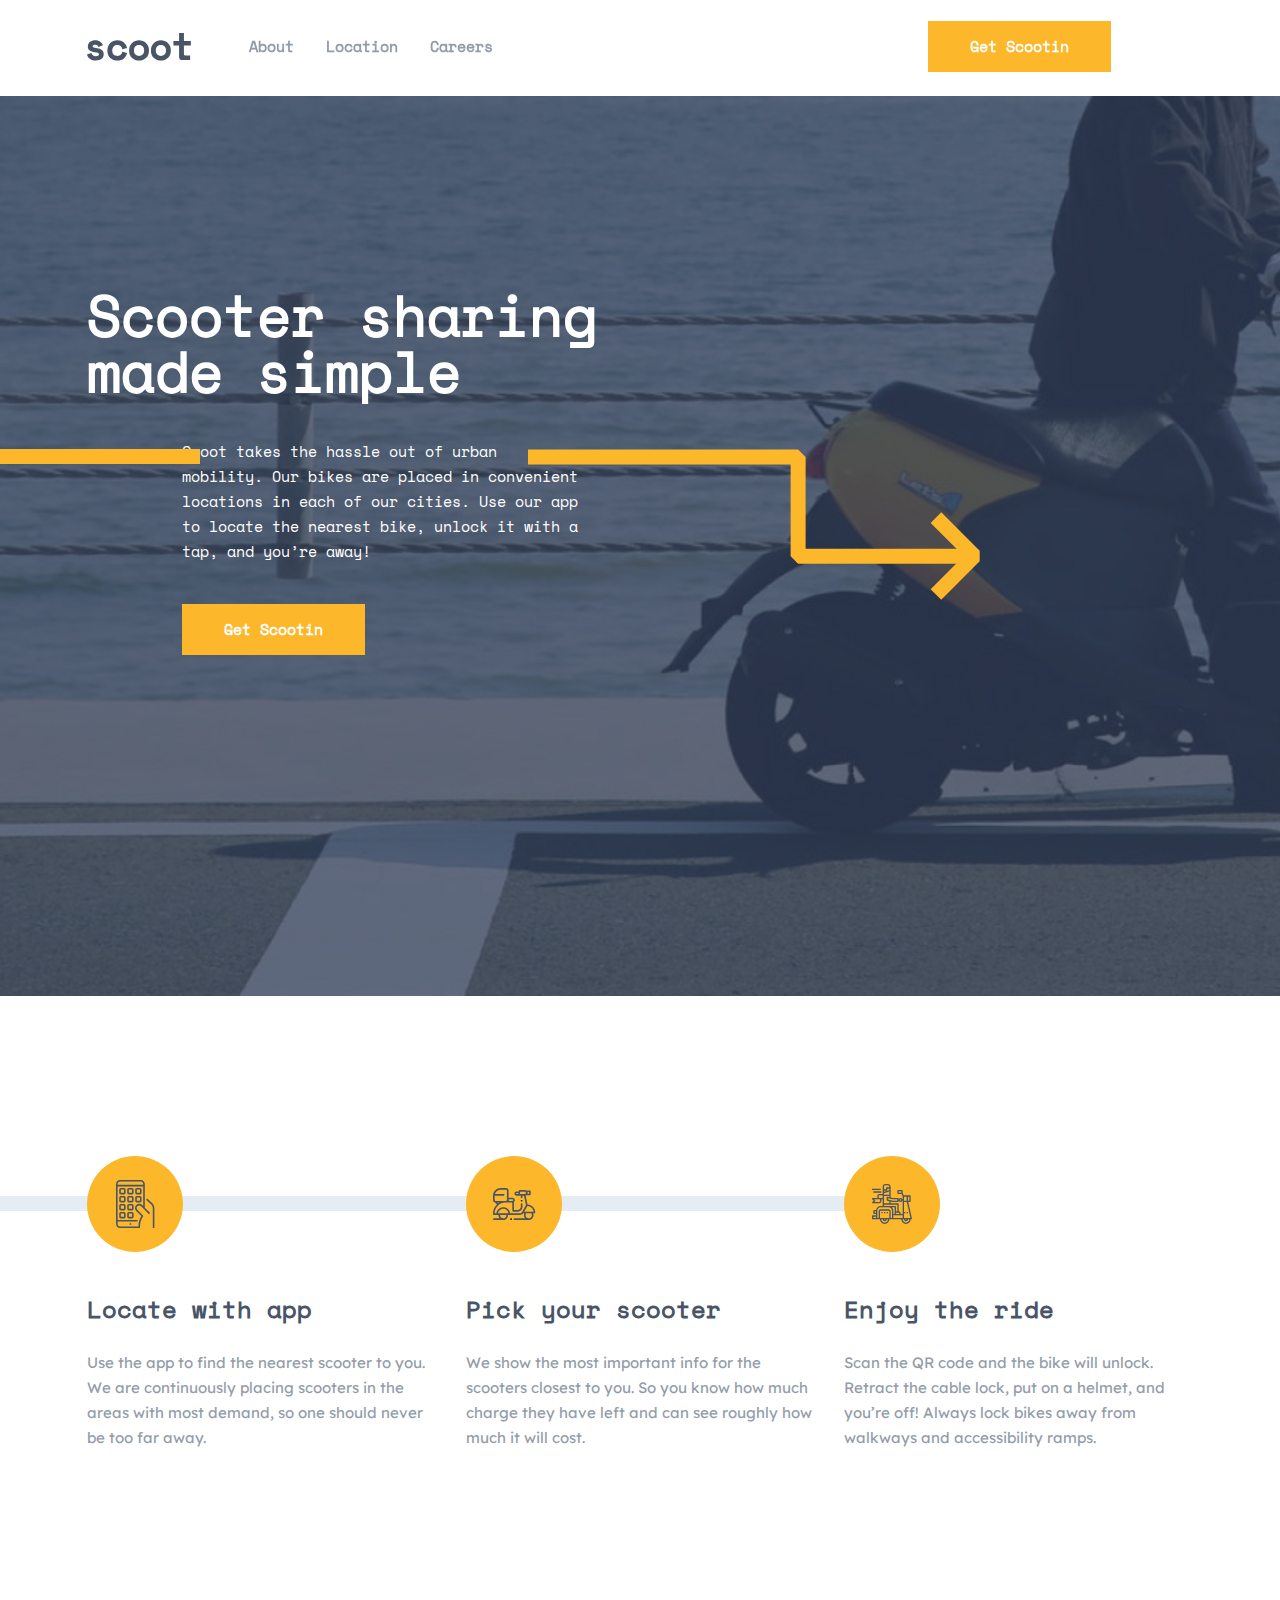
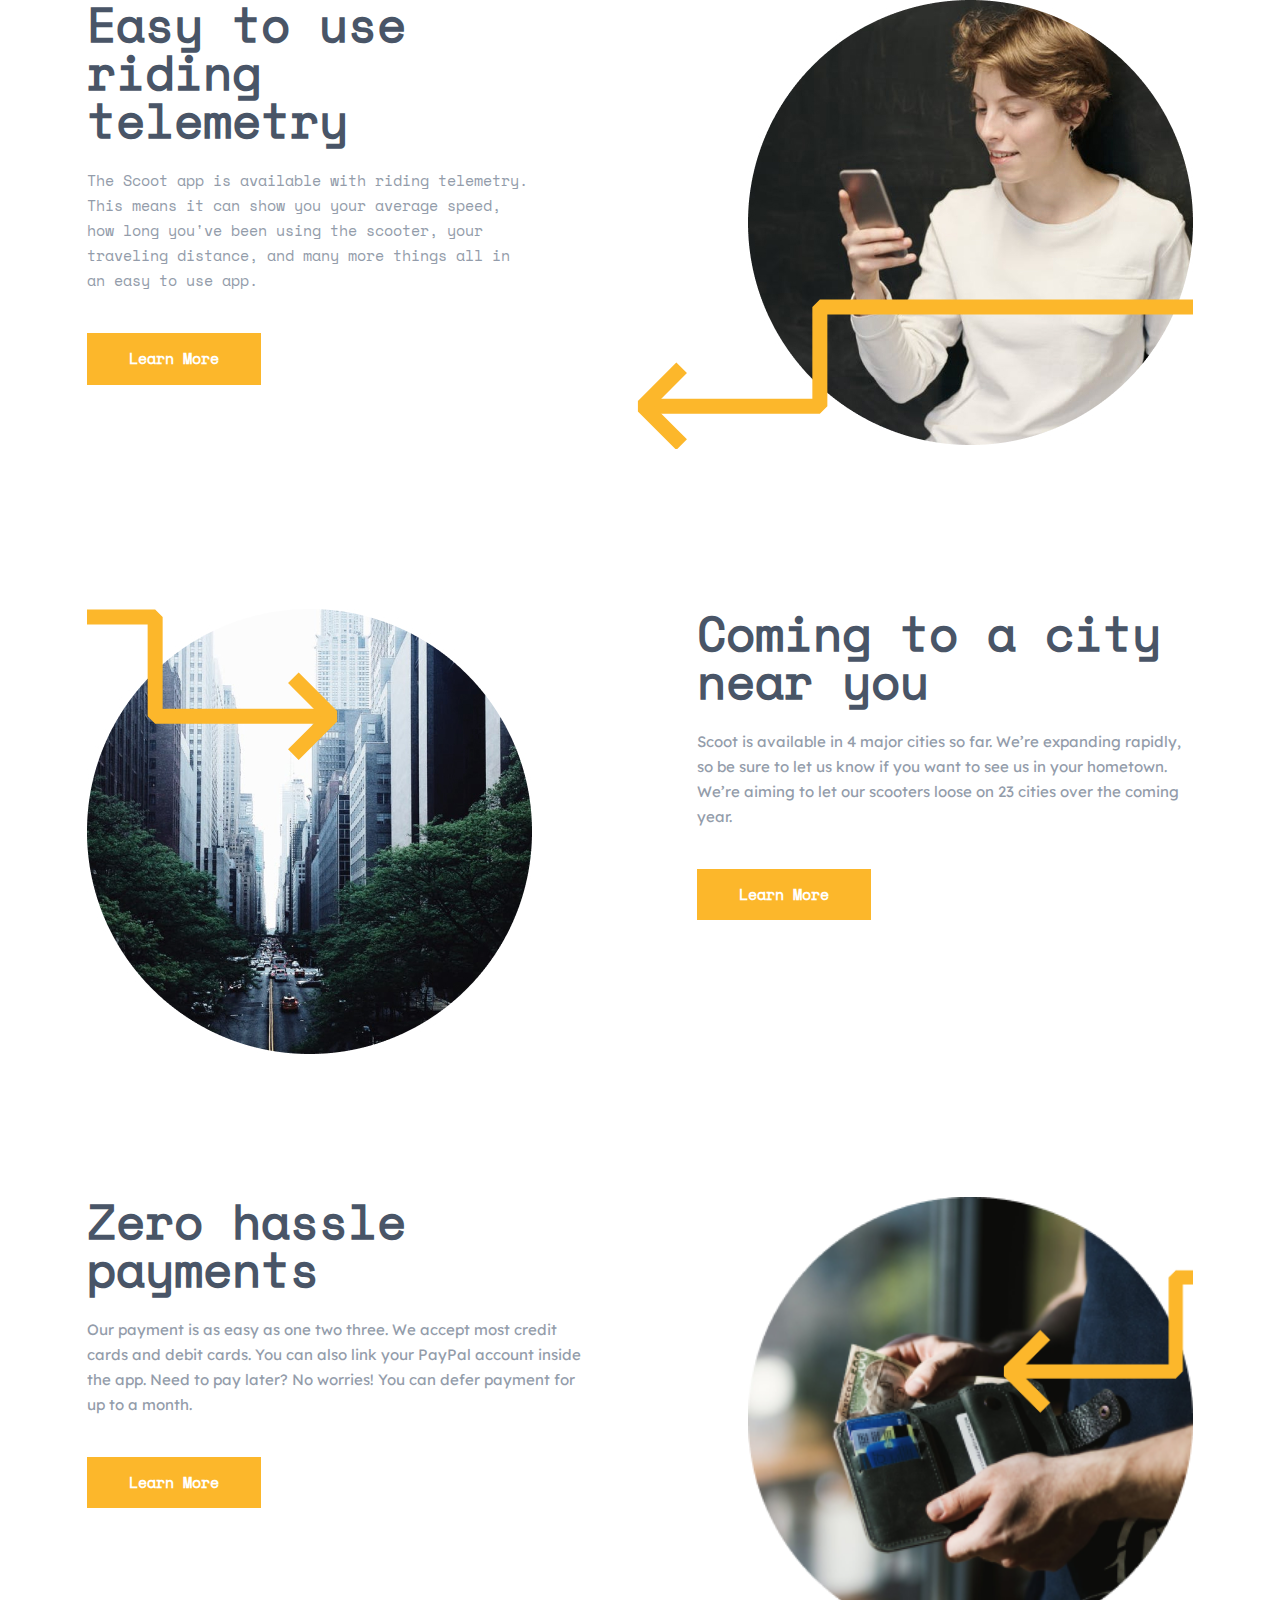
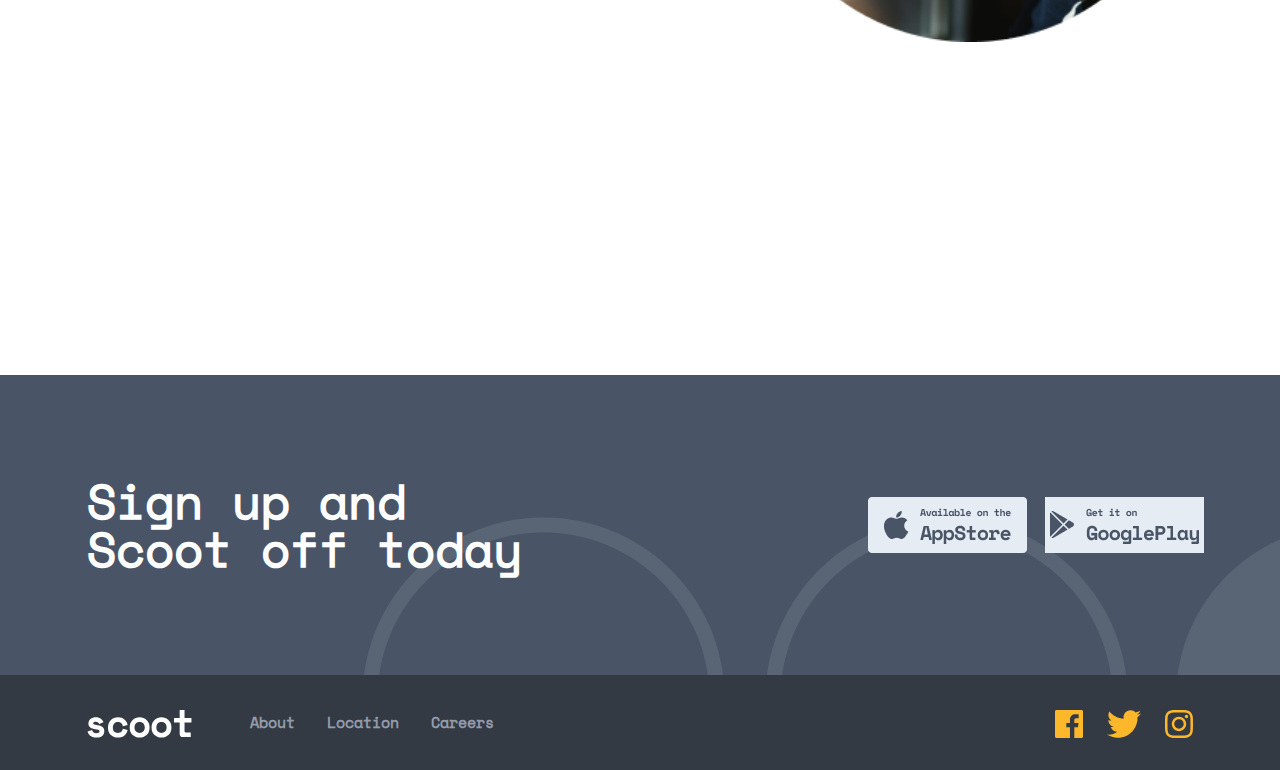
<file: index.html>
<!DOCTYPE html>
<html lang="en">

<head>
    <meta charset="UTF-8">
    <meta http-equiv="X-UA-Compatible" content="IE=edge">
    <meta name="viewport" content="width=device-width, initial-scale=1.0">
    <title>Scoot</title>
    <link rel="stylesheet" href="./sass/main.css">
    <link rel="stylesheet" href="./sass/normalize.css">
</head>

<body>
    <header>
        <nav>
            <div class="container">
                <div class="menu">
                    <input class="menu__inp" type="checkbox" id="menu">
                    <label class="menu__label" for="menu"><img class="menu__img1" src="./images/icons/hamburger.svg" alt="hamburger"></label>
                    <label for="menu" class="menu__label2"><img class="menu__img2" src="./images/icons/remove.svg" alt="remove-button"></label>
                    <img src="./images/icons/scoot.svg" alt="logotip" class="menu__logo">
                    <div class="menu__bar">
                        <ul class="menu__ul">
                            <li class="menu__ul-li">
                                <a href="./about.html" class="menu__ul-a">About</a>
                            </li>
                            <li class="menu__ul-li">
                                <a href="#" class="menu__ul-a">Location</a>
                            </li>
                            <li class="menu__ul-li">
                                <a href="#" class="menu__ul-a">Careers</a>
                            </li>
                        </ul>
                        <button class="btn">Get Scootin</button>
                    </div>

                </div>
            </div>
        </nav>

        <div class="hero">
            <div class="container">
                <div class="hero__top">
                    <h1 class="hero__title">
                        Scooter sharing <br> made simple
                    </h1>
                </div>
                <div class="hero__bottom">
                    <p class="hero__text">
                        Scoot takes the hassle out of urban mobility. Our bikes are placed in convenient locations in each of our cities. Use our app to locate the nearest bike, unlock it with a tap, and you’re away!
                    </p>
                    <button class="btn">Get Scootin</button>
                </div>
                <img src="./images/icons/line.svg" alt="line" class="hero__line-img">
                <img src="./images/icons/mobile-line.svg" alt="line" class="hero__mobile-line">
            </div>
        </div>
    </header>
    <main>
        <section class="about-app">
            <div class="container">
                <div class="about">
                    <div class="about__card">
                        <img src="./images/icons/card-ph.svg" alt="about-img" class="about__img">
                        <div class="about__item">
                            <h2 class="about__title">
                                Locate with app
                            </h2>
                            <p class="about__text">
                                Use the app to find the nearest scooter to you. We are continuously placing scooters in the areas with most demand, so one should never be too far away.
                            </p>
                        </div>
                    </div>
                    <div class="about__card">
                        <img src="./images/icons/acrds-card.svg" alt="about-img" class="about__img">
                        <div class="about__item">
                            <h2 class="about__title">
                                Pick your scooter
                            </h2>
                            <p class="about__text">
                                We show the most important info for the scooters closest to you. So you know how much charge they have left and can see roughly how much it will cost.
                            </p>
                        </div>
                    </div>
                    <div class="about__card">
                        <img src="./images/icons/moto.svg" alt="about-img" class="about__img">
                        <div class="about__item">
                            <h2 class="about__title">
                                Enjoy the ride
                            </h2>
                            <p class="about__text">
                                Scan the QR code and the bike will unlock. Retract the cable lock, put on a helmet, and you’re off! Always lock bikes away from walkways and accessibility ramps.
                            </p>
                        </div>
                    </div>
                </div>
            </div>
        </section>
        <section class="features-sec">
            <div class="container">
                <div class="features">
                    <div class="features__left">
                        <h2 class="features__title1">
                            Easy to use <br> riding telemetry
                        </h2>
                        <p class="features__text1">
                            The Scoot app is available with riding telemetry. This means it can show you your average speed, how long you've been using the scooter, your traveling distance, and many more things all in an easy to use app.
                        </p>
                        <button class="btn">Learn More</button>
                    </div>
                    <div class="features__right">
                        <img src="./images/face1.jpg" alt="persons-face" class="features__img1">
                        <img src="./images/icons/features-line.svg" alt="lines" class="features__line-img">
                        <img src="./images/icons/mobile-line1.svg" class="features__mb-line1" alt="line">
                    </div>
                </div>
                <div class="features2">
                    <div class="features2__left">
                        <img src="./images/line2-img.jpg" class="features__img1" alt="trees-img">
                        <img src="./images/icons/line2.svg" alt="line-2" class="features2__line1">
                    </div>
                    <div class="features__right">
                        <h2 class="features2__title">
                            Coming to a city <br> near you
                        </h2>
                        <p class="features2__text">
                            Scoot is available in 4 major cities so far. We’re expanding rapidly, so be sure to let us know if you want to see us in your hometown. We’re aiming to let our scooters loose on 23 cities over the coming year.
                        </p>
                        <button class="btn">Learn More</button>
                    </div>
                </div>
                <div class="features3">
                    <div class="features3__left">
                        <h2 class="features3__title">
                            Zero hassle <br> payments
                        </h2>
                        <p class="features3__text">
                            Our payment is as easy as one two three. We accept most credit cards and debit cards. You can also link your PayPal account inside the app. Need to pay later? No worries! You can defer payment for up to a month.
                        </p>
                        <button class="btn">Learn More</button>
                    </div>
                    <div class="features3__right">
                        <img src="./images/features3.png" alt="wallet" class="features3__img">
                        <img src="./images/features3-line.png" class="features3__line" alt="line">
                        <img src="./images/icons/f3-mobi-line.svg" alt="line-mobi" class="features3__mobi-line">
                    </div>
                </div>
            </div>
        </section>
        <section class="signs">
            <div class="container">
                <div class="sign">
                    <div class="sign__left">
                        <h2 class="sign__title">
                            Sign up and Scoot off today
                        </h2>
                    </div>
                    <div class="sign__right">
                        <img src="./images/apple.png" alt="apple-store" class="sign__img">
                        <img src="./images/samsung.png" alt="play-market" class="sign__img2">
                    </div>
                </div>
            </div>
        </section>
    </main>

    <footer>
        <div class="container">
            <div class="footer">
                <img src="./images/icons/footer-logo.svg" alt="logotip" class="footer__img">
                <div class="footer__item">
                    <ul class="footer__ul">
                        <li class="footer__li">
                            <a href="#" class="footer__a">About</a>
                        </li>
                        <li class="footer__li">
                            <a href="#" class="footer__a">Location</a>
                        </li>
                        <li class="footer__li">
                            <a href="#" class="footer__a">Careers</a>
                        </li>
                    </ul>
                    <div class="footer__item-social">
                        <img src="./images/icons/facebook.svg" alt="facebook" class="footer__item-socialm">
                        <img src="./images/icons/twitter.svg" alt="twitter" class="footer__item-socialm">
                        <img src="./images/icons/instagramm.svg" alt="instagramm" class="footer__item-socialm">
                    </div>
                </div>
            </div>
        </div>
    </footer>

</body>

</html>
</file>
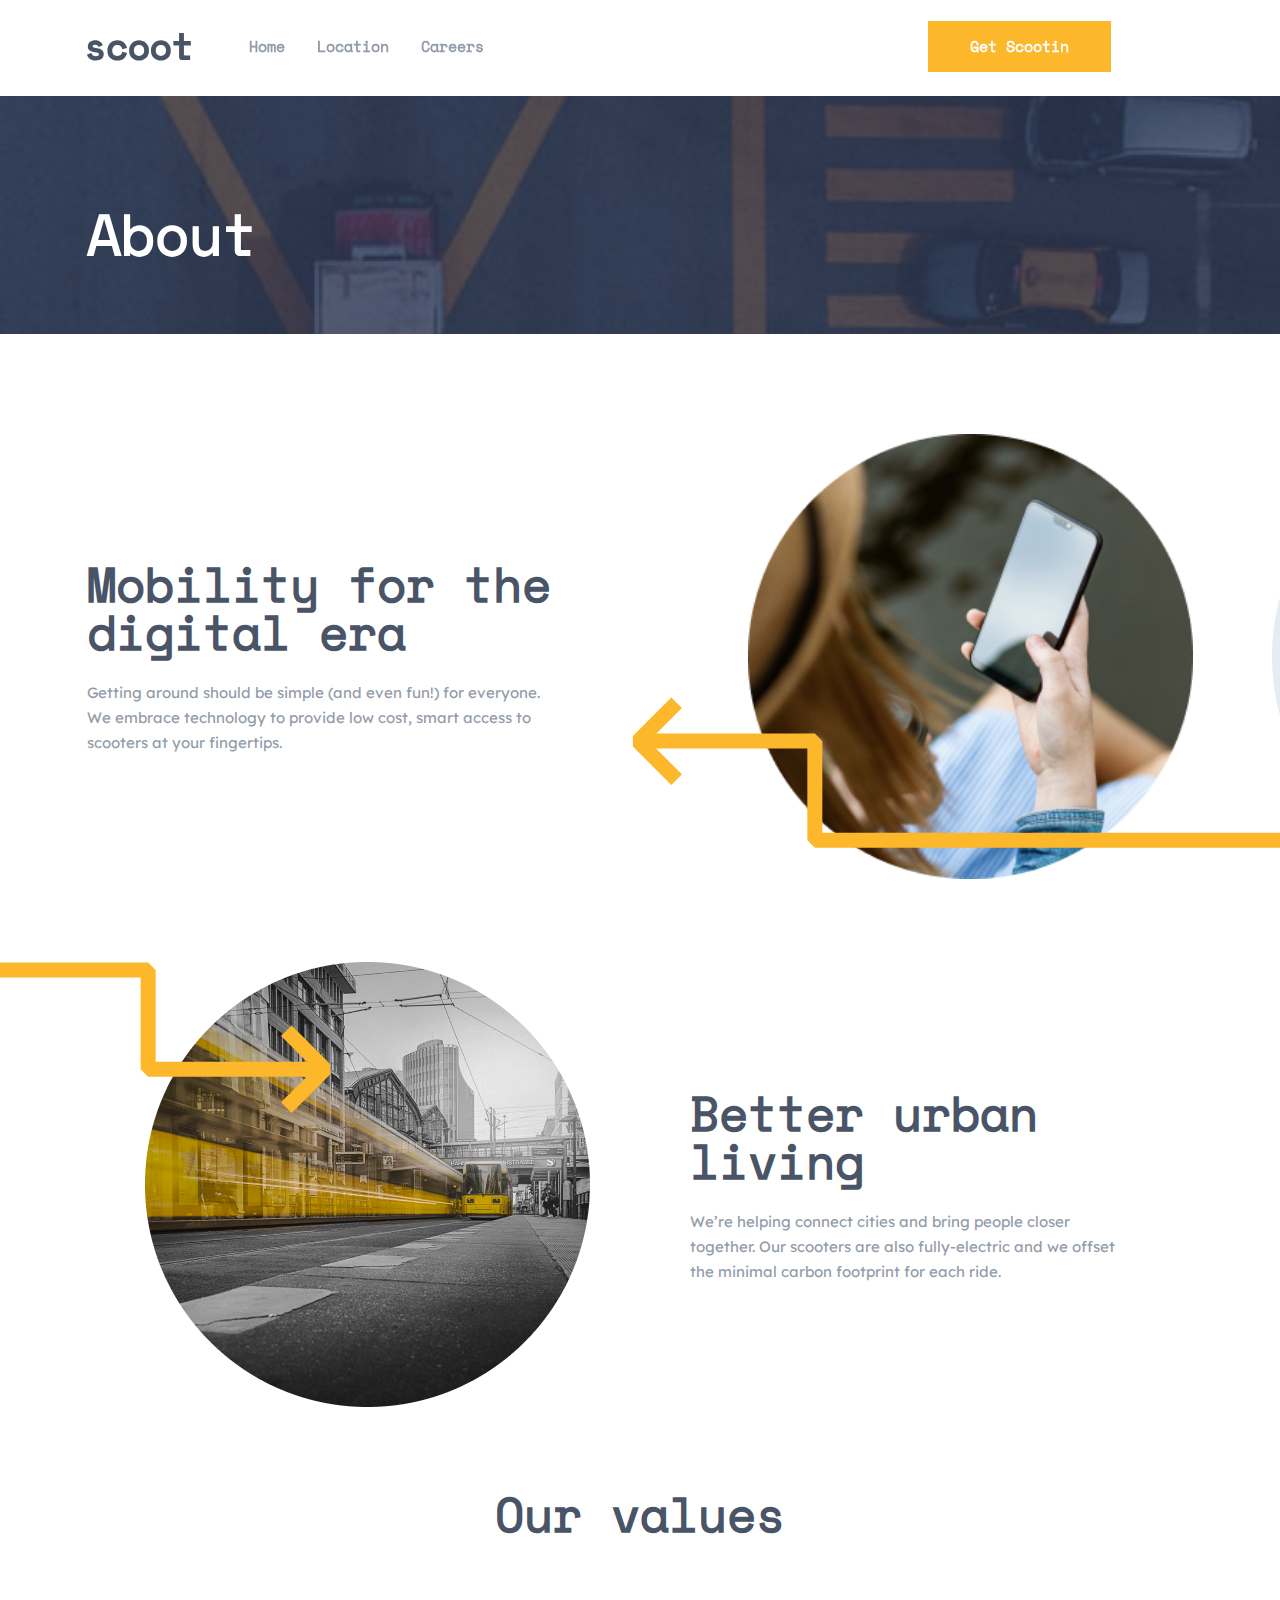
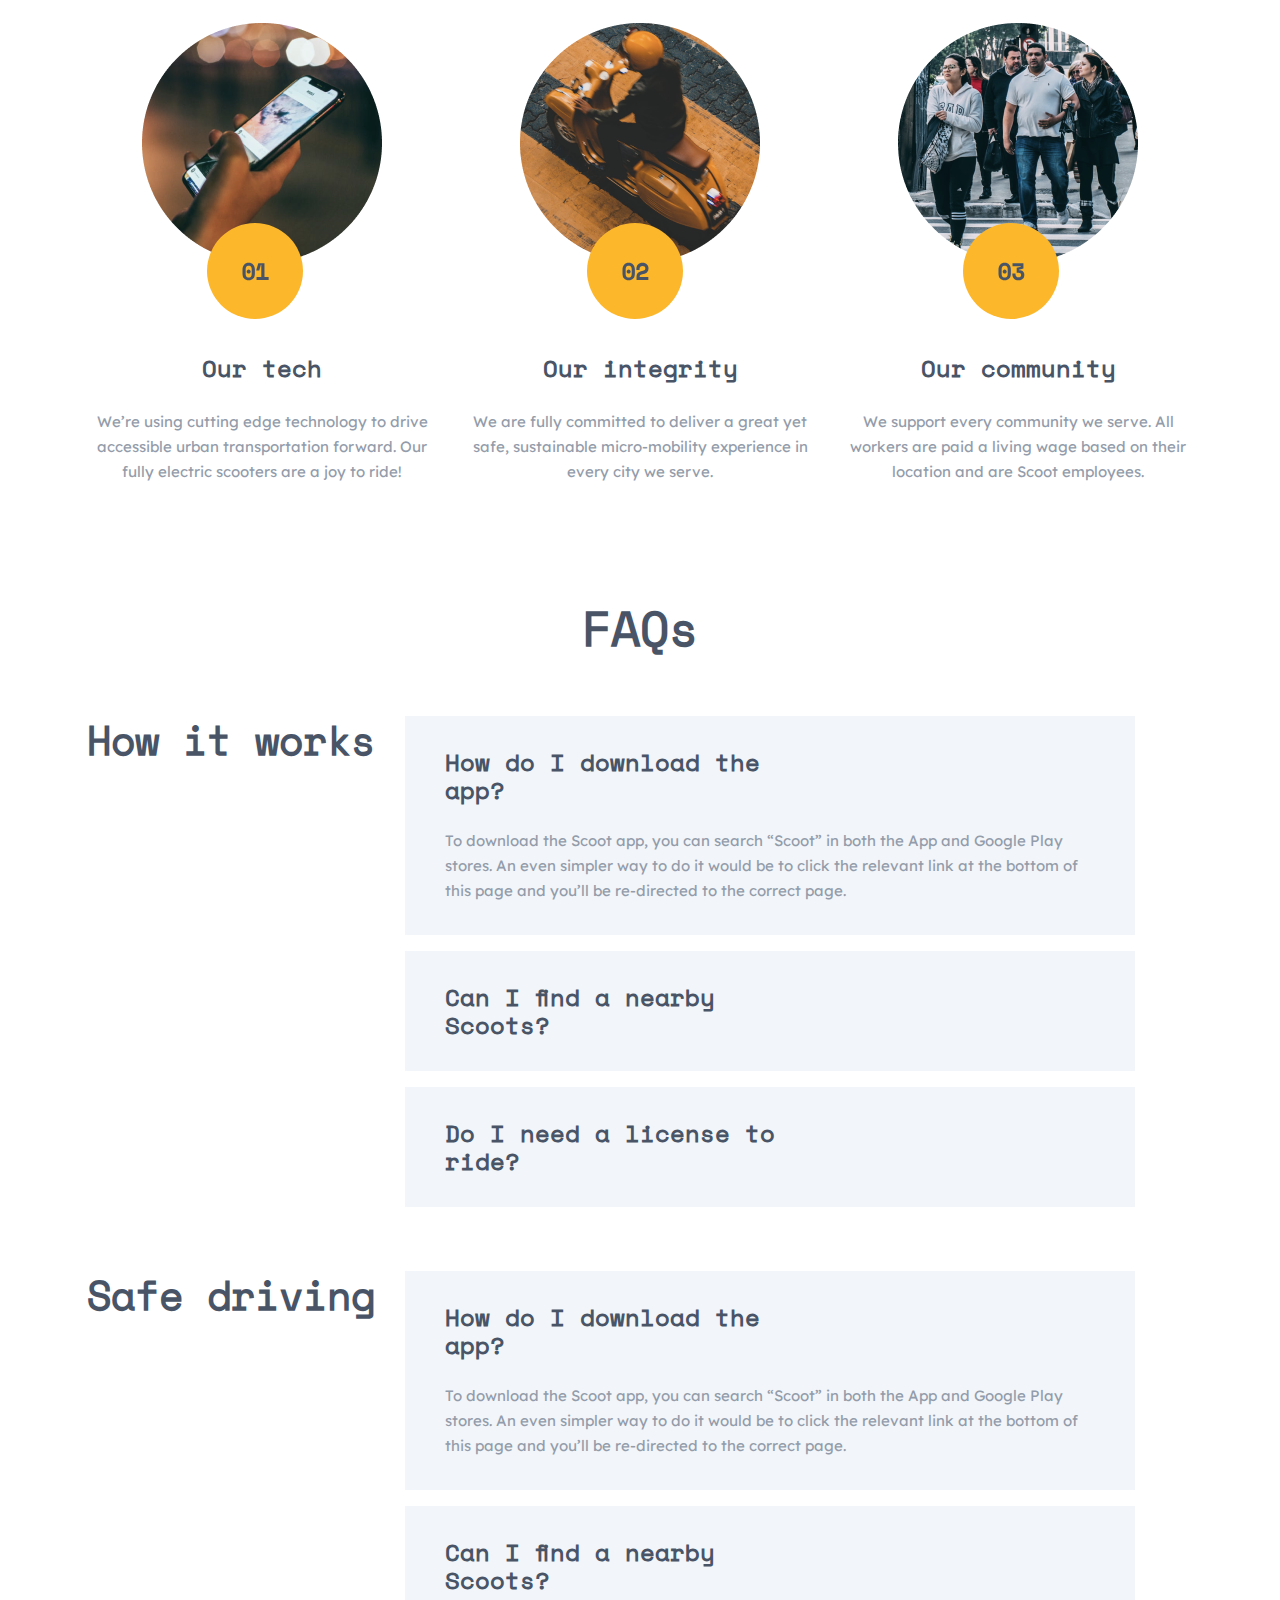
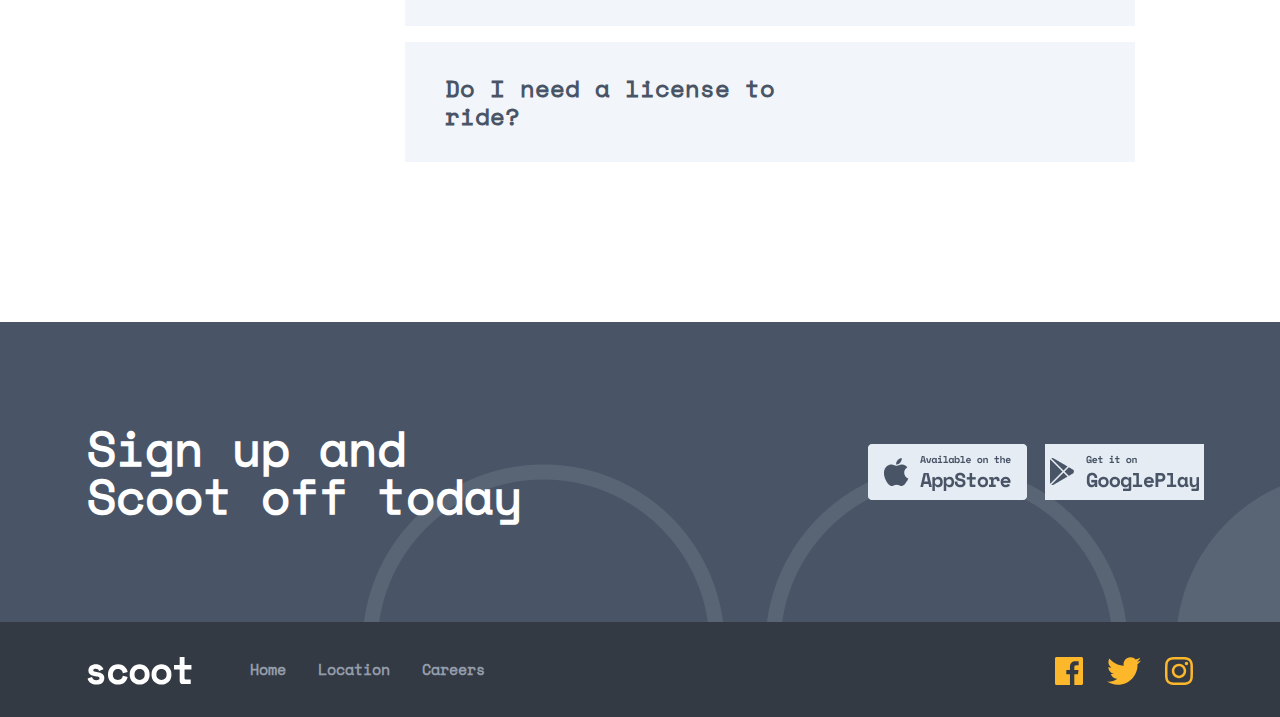
<file: about.html>
<!DOCTYPE html>
<html lang="en">

<head>
    <meta charset="UTF-8">
    <meta http-equiv="X-UA-Compatible" content="IE=edge">
    <meta name="viewport" content="width=device-width, initial-scale=1.0">
    <title>About</title>
    <link rel="stylesheet" href="./about-page/about.css">
    <link rel="stylesheet" href="./sass/normalize.css">
</head>

<body>
    <header>
        <nav>
            <div class="container">
                <div class="menu">
                    <input class="menu__inp" type="checkbox" id="menu">
                    <label class="menu__label" for="menu"><img class="menu__img1" src="./images/icons/hamburger.svg" alt="hamburger"></label>
                    <label for="menu" class="menu__label2"><img class="menu__img2" src="./images/icons/remove.svg" alt="remove-button"></label>
                    <img src="./images/icons/scoot.svg" alt="logotip" class="menu__logo">
                    <div class="menu__bar">
                        <ul class="menu__ul">
                            <li class="menu__ul-li">
                                <a href="./index.html" class="menu__ul-a">Home</a>
                            </li>
                            <li class="menu__ul-li">
                                <a href="#" class="menu__ul-a">Location</a>
                            </li>
                            <li class="menu__ul-li">
                                <a href="#" class="menu__ul-a">Careers</a>
                            </li>
                        </ul>
                        <button class="btn">Get Scootin</button>
                    </div>

                </div>
            </div>
        </nav>
        <div class="container">
            <div class="abt">
                <h1 class="abt__title">About</h1>
            </div>
        </div>
    </header>
    <main>
        <section class="era-sec">
            <div class="container">
                <div class="era">
                    <div class="era__left">
                        <h2 class="era__title">
                            Mobility for the digital era
                        </h2>
                        <p class="era__text">
                            Getting around should be simple (and even fun!) for everyone. We embrace technology to provide low cost, smart access to scooters at your fingertips.
                        </p>
                    </div>
                    <div class="era__right">
                        <img class="era__img" src="./about-page/imagess/era1.png" alt="phone">
                        <img src="./about-page/imagess/iconss/era-line1.svg" alt="line" class="era__line1">
                        <img src="./about-page/imagess/iconss/phone-line1.svg" alt="line" class="era__phline">
                    </div>
                </div>
                <div class="era2">
                    <div class="era2__left">
                        <img class="era2__img" src="./about-page/imagess/era2.png" alt="streets">
                        <img src="./about-page/imagess/iconss/line2.svg" alt="line" class="era2__line">
                        <img src="./about-page/imagess/iconss/ph-line2.svg" alt="ine" class="era2__phline">
                    </div>
                    <div class="era2__right">
                        <h2 class="era2__title">
                            Better urban living
                        </h2>
                        <p class="era2__text">
                            We’re helping connect cities and bring people closer together. Our scooters are also fully-electric and we offset the minimal carbon footprint for each ride.
                        </p>
                    </div>
                </div>
            </div>
        </section>
        <section class="values">
            <div class="container">
                <div class="value">
                    <h2 class="value__title">Our values</h2>
                    <div class="value__cards">
                        <div class="value__card">
                            <img src="./about-page/imagess/value1.png" alt="photo" class="value__img">
                            <img class="value__it" src="./about-page/imagess/iconss/value1-l.svg" alt="value1">
                            <h2 class="value__card-title">Our tech</h2>
                            <p class="value__card-text">
                                We’re using cutting edge technology to drive accessible urban transportation forward. Our fully electric scooters are a joy to ride!
                            </p>
                        </div>
                        <div class="value__card">
                            <img src="./about-page/imagess/value2.png" alt="photo" class="value__img">
                            <img class="value__it" src="./about-page/imagess/iconss/value2-l.svg" alt="value1">
                            <h2 class="value__card-title">Our integrity</h2>
                            <p class="value__card-text">
                                We are fully committed to deliver a great yet safe, sustainable micro-mobility experience in every city we serve.
                            </p>
                        </div>
                        <div class="value__card">
                            <img src="./about-page/imagess/value3.png" alt="photo" class="value__img">
                            <img class="value__it" src="./about-page/imagess/iconss/value3-l.svg" alt="value1">
                            <h2 class="value__card-title">Our community</h2>
                            <p class="value__card-text">
                                We support every community we serve. All workers are paid a living wage based on their location and are Scoot employees.
                            </p>
                        </div>
                    </div>
                </div>
            </div>
        </section>
        <section class="faqs">
            <div class="container">
                <div class="faq">
                    <h2 class="faq__title">FAQs</h2>
                    <div class="faq__blocks">
                        <div class="faq__left">
                            <div class="faq__left-h2"> How it works</div>
                        </div>
                        <div class="faq__right">
                            <div class="faq__right-item">
                                <h2 class="faq__right-head1">
                                    How do I download the app?
                                </h2>
                                <p class="faq__right-text1">
                                    To download the Scoot app, you can search “Scoot” in both the App and Google Play stores. An even simpler way to do it would be to click the relevant link at the bottom of this page and you’ll be re-directed to the correct page.
                                </p>
                            </div>
                            <div class="faq__right-item2">
                                <h2 class="faq__right-head1">
                                    Can I find a nearby Scoots?
                                </h2>
                            </div>
                            <div class="faq__right-item3">
                                <h2 class="faq__right-head1">
                                    Do I need a license to ride?
                                </h2>
                            </div>
                        </div>
                    </div>
                    <div class="faq__blocks">
                        <div class="faq__left">
                            <div class="faq__left-h2"> Safe driving</div>
                        </div>
                        <div class="faq__right">
                            <div class="faq__right-item">
                                <h2 class="faq__right-head1">
                                    How do I download the app?
                                </h2>
                                <p class="faq__right-text1">
                                    To download the Scoot app, you can search “Scoot” in both the App and Google Play stores. An even simpler way to do it would be to click the relevant link at the bottom of this page and you’ll be re-directed to the correct page.
                                </p>
                            </div>
                            <div class="faq__right-item2">
                                <h2 class="faq__right-head1">
                                    Can I find a nearby Scoots?
                                </h2>
                            </div>
                            <div class="faq__right-item3">
                                <h2 class="faq__right-head1">
                                    Do I need a license to ride?
                                </h2>
                            </div>
                        </div>
                    </div>
                </div>
            </div>
        </section>
        <section class="signs">
            <div class="container">
                <div class="sign">
                    <div class="sign__left">
                        <h2 class="sign__title">
                            Sign up and Scoot off today
                        </h2>
                    </div>
                    <div class="sign__right">
                        <img src="./images/apple.png" alt="apple-store" class="sign__img">
                        <img src="./images/samsung.png" alt="play-market" class="sign__img2">
                    </div>
                </div>
            </div>
        </section>
    </main>
    <footer>
        <div class="container">
            <div class="footer">
                <img src="./images/icons/footer-logo.svg" alt="logotip" class="footer__img">
                <div class="footer__item">
                    <ul class="footer__ul">
                        <li class="footer__li">
                            <a href="./index.html" class="footer__a">Home</a>
                        </li>
                        <li class="footer__li">
                            <a href="#" class="footer__a">Location</a>
                        </li>
                        <li class="footer__li">
                            <a href="#" class="footer__a">Careers</a>
                        </li>
                    </ul>
                    <div class="footer__item-social">
                        <img src="./images/icons/facebook.svg" alt="facebook" class="footer__item-socialm">
                        <img src="./images/icons/twitter.svg" alt="twitter" class="footer__item-socialm">
                        <img src="./images/icons/instagramm.svg" alt="instagramm" class="footer__item-socialm">
                    </div>
                </div>
            </div>
        </div>
    </footer>
</body>

</html>
</file>
<file: sass/main.css>
@import '../fonts/fonts.css';
* {
  padding: 0;
  margin: 0;
  list-style: none;
  text-decoration: none;
  box-sizing: border-box;
}

.container {
  max-width: 1136px;
  margin: 0 auto;
  padding: 0 15px;
}

body {
  font-family: "Space Mono";
  overflow-x: hidden;
}

header {
  background-image: url(../../images/hero-back.jpg);
  background-repeat: no-repeat;
  background-size: cover;
  background-position: center;
  height: 100vh;
}
@media (max-width: 425px) {
  header {
    background-image: url(../../images/phone-back.jpg);
    background-repeat: no-repeat;
    background-size: cover;
  }
}

input[type=checkbox] {
  display: none;
}

.menu__label {
  display: none;
}

@media (max-width: 425px) {
  .menu__label {
    display: block;
  }
}
nav {
  background-color: white;
  position: fixed;
  z-index: 40;
  top: 0;
  left: 0;
  width: 100%;
  height: 96px;
}

.menu {
  display: flex;
  -moz-column-gap: 58px;
       column-gap: 58px;
  position: fixed;
  padding: 21px 0;
  align-items: center;
  width: 80%;
}
@media (max-width: 425px) {
  .menu {
    justify-content: space-around;
  }
}
.menu__bar {
  width: 100%;
  display: flex;
  align-items: center;
  justify-content: space-between;
}
@media (max-width: 425px) {
  .menu__bar {
    padding: 64px 32px 24px 32px;
    margin-top: 46px;
    width: 280px;
    flex-direction: column;
    background: #333A44;
    height: 91vh;
    top: 50px;
    position: absolute;
    z-index: 20;
    transition: 1s;
    transform: translateX(-500px);
  }
}
.menu__ul {
  display: flex;
  -moz-column-gap: 32px;
       column-gap: 32px;
}
@media (max-width: 425px) {
  .menu__ul {
    flex-direction: column;
    row-gap: 24px;
  }
}
.menu__ul-a {
  font-weight: 700;
  font-size: 15px;
  line-height: 25px;
  color: #939CAA;
}
.menu__ul-a:hover {
  transform: scale(1.2, 1.2);
  color: #FCB72B;
}
.menu__logo {
  max-width: 107px;
  height: 28px;
  -o-object-fit: cover;
     object-fit: cover;
}
.menu__label2 {
  display: none;
}
@media (max-width: 425px) {
  .menu__label2 {
    display: none;
  }
}
.menu__img1 {
  max-width: 18px;
  height: 18px;
  -o-object-fit: cover;
     object-fit: cover;
}
.menu__img2 {
  display: none;
}
@media (max-width: 425px) {
  .menu__img2 {
    display: block;
    max-width: 18px;
    height: 18px;
    -o-object-fit: cover;
       object-fit: cover;
  }
}

.menu__inp:checked ~ .menu__bar {
  z-index: 30;
  transform: translateX(-50px);
}

.menu__label2 {
  display: none;
}

.menu__inp:checked ~ .menu__label {
  display: none;
}

.menu__inp:checked ~ .menu__label2 {
  display: block;
}

.menu__inp:checked ~ .menu__label {
  display: none;
}

.hero {
  margin-top: 96px;
  padding-top: 153px;
}
@media (max-width: 425px) {
  .hero {
    padding-top: 115px;
    text-align: center;
  }
}
@media (max-width: 768px) {
  .hero {
    text-align: center;
  }
}
.hero__line-img {
  position: absolute;
  top: 449px;
  right: 300px;
}
@media (max-width: 425px) {
  .hero__line-img {
    display: none;
  }
}
@media (max-width: 768px) {
  .hero__line-img {
    top: 650px;
  }
}
.hero__mobile-line {
  display: none;
}
@media (max-width: 425px) {
  .hero__mobile-line {
    display: block;
  }
}

.hero ::before {
  content: "";
  width: 200px;
  position: absolute;
  height: 15px;
  top: 449px;
  left: 0;
  background: #FCB72B;
}
@media (max-width: 425px) {
  .hero ::before {
    display: none;
  }
}
@media (max-width: 768px) {
  .hero ::before {
    display: none;
  }
}

.hero__title {
  font-weight: 700;
  font-size: 56px;
  line-height: 56px;
  color: white;
  margin-bottom: 40px;
}

.hero__bottom {
  max-width: 400px;
  margin-left: 95px;
}
@media (max-width: 425px) {
  .hero__bottom {
    margin-left: 0;
  }
}

.hero__text {
  font-weight: 400;
  max-width: 100%;
  font-size: 15px;
  line-height: 25px;
  color: white;
  margin-bottom: 40px;
}

.about-app {
  margin-top: 160px;
  padding-bottom: 150px;
}

.about {
  display: flex;
  position: relative;
  -moz-column-gap: 30px;
       column-gap: 30px;
}
@media (max-width: 768px) {
  .about {
    flex-direction: column;
    align-items: center;
    justify-content: center;
  }
}
@media (max-width: 425px) {
  .about {
    flex-direction: column;
    row-gap: 48px;
  }
}
.about__img {
  max-width: 96px;
  -o-object-fit: cover;
     object-fit: cover;
  transition: 1s;
}
@media (max-width: 768px) {
  .about__img {
    width: 96px;
    height: 96px;
  }
}
.about__img:hover {
  transform: scale(1.2, 1.2);
}
.about__card {
  z-index: 10;
}
@media (max-width: 768px) {
  .about__card {
    display: flex;
    -moz-column-gap: 76px;
         column-gap: 76px;
    align-items: center;
  }
}
@media (max-width: 425px) {
  .about__card {
    flex-direction: column;
    text-align: center;
  }
}
.about__title {
  color: #495567;
  font-weight: 700;
  font-size: 24px;
  line-height: 28px;
  margin-top: 40px;
}
.about__text {
  color: #939CAA;
  font-family: "Lexend Deca";
  font-weight: 400;
  font-size: 15px;
  line-height: 25px;
  max-width: 350px;
  margin-top: 27px;
}

.about::before {
  content: "";
  position: absolute;
  width: 90%;
  top: 40px;
  left: -200px;
  height: 15px;
  background: #E5ECF4;
}
@media (max-width: 768px) {
  .about::before {
    display: none;
  }
}
@media (max-width: 425px) {
  .about::before {
    display: none;
  }
}

.about::after {
  content: "";
  position: absolute;
  z-index: -1;
  width: 15px;
  height: 110%;
  background-color: #E5ECF4;
  top: -170px;
  left: 150px;
  display: none;
}
@media (max-width: 768px) {
  .about::after {
    display: block;
  }
}
@media (max-width: 425px) {
  .about::after {
    display: none;
  }
}

.features {
  display: flex;
  position: relative;
  -moz-column-gap: 220px;
       column-gap: 220px;
  overflow-x: hidden;
}
@media (max-width: 768px) {
  .features {
    flex-direction: column-reverse;
    row-gap: 56px;
    text-align: center;
  }
}
.features__title1 {
  font-weight: 700;
  font-size: 48px;
  line-height: 48px;
  color: #495567;
}
.features__text1 {
  font-weight: 400;
  font-size: 15px;
  margin: 24px 0 40px 0;
  line-height: 25px;
  color: #939CAA;
  max-width: 445px;
}
@media (max-width: 768px) {
  .features__text1 {
    max-width: none;
  }
}
.features__img1 {
  max-width: 445px;
  transition: 1s;
  -o-object-fit: cover;
     object-fit: cover;
}
@media (max-width: 768px) {
  .features__img1 {
    width: 445px;
    height: 445px;
  }
}
@media (max-width: 425px) {
  .features__img1 {
    width: 311px;
    height: 311px;
  }
}
.features__img1:hover {
  transform: scale(0.9, 0.9);
}
.features__line-img {
  position: absolute;
  left: 550px;
}
@media (max-width: 768px) {
  .features__line-img {
    overflow-x: hidden;
    left: 15px;
  }
}
@media (max-width: 425px) {
  .features__line-img {
    display: none;
  }
}
.features__mb-line1 {
  display: none;
}
@media (max-width: 768px) {
  .features__mb-line1 {
    display: none;
  }
}
@media (max-width: 425px) {
  .features__mb-line1 {
    display: block;
    position: absolute;
    top: 160px;
  }
}

.features2 {
  margin-top: 160px;
  display: flex;
  -moz-column-gap: 165px;
       column-gap: 165px;
  position: relative;
  overflow-x: hidden;
}
@media (max-width: 768px) {
  .features2 {
    flex-direction: column;
    text-align: center;
  }
}
.features2__img1 {
  max-width: 445px;
  height: 445px;
  -o-object-fit: cover;
     object-fit: cover;
  transition: 1s;
}
@media (max-width: 768px) {
  .features2__img1 {
    width: 445px;
    height: 445px;
  }
}
@media (max-width: 425px) {
  .features2__img1 {
    width: 311px;
    height: 311px;
  }
}
.features2__img1:hover {
  transform: scale(1.2, 1.2);
}
.features2__right {
  max-width: 445px;
}
@media (max-width: 768px) {
  .features2__right {
    text-align: center;
    max-width: 573px;
  }
}
@media (max-width: 425px) {
  .features2__right {
    text-align: center;
    max-width: 573px;
  }
}
.features2__title {
  width: 100%;
  font-weight: 700;
  font-size: 48px;
  line-height: 48px;
  color: #495567;
  margin-bottom: 24px;
}
@media (max-width: 768px) {
  .features2__title {
    margin-top: 40px;
    margin: 40px 0 40px 0;
  }
}
.features2__text {
  font-family: "Lexend Deca";
  font-weight: 400;
  font-size: 15px;
  line-height: 25px;
  margin-bottom: 40px;
  color: #939CAA;
}
@media (max-width: 768px) {
  .features2__text {
    width: 100%;
  }
}
@media (max-width: 425px) {
  .features2__text {
    width: 100%;
  }
}
.features2__line1 {
  position: absolute;
  left: -490px;
}
@media (max-width: 768px) {
  .features2__line1 {
    left: -400px;
  }
}
@media (max-width: 425px) {
  .features2__line1 {
    max-width: 445px;
    left: -285px;
  }
}

.features3 {
  display: flex;
  -moz-column-gap: 160px;
       column-gap: 160px;
  position: relative;
  margin-top: 140px;
  padding-bottom: 329px;
  overflow-x: hidden;
}
@media (max-width: 425px) {
  .features3 {
    padding-bottom: 120px;
  }
}
@media (max-width: 768px) {
  .features3 {
    flex-direction: column-reverse;
    text-align: center;
    overflow-x: hidden;
  }
}
.features3__img {
  max-width: 445px;
  height: 445px;
  -o-object-fit: cover;
     object-fit: cover;
  transition: 1s;
}
@media (max-width: 425px) {
  .features3__img {
    width: 311px;
    height: 311px;
    margin-bottom: 56px;
  }
}
.features3__img:hover {
  transform: scale(0.9, 0.9);
}
.features3__title {
  font-weight: 700;
  font-size: 48px;
  line-height: 48px;
  margin-bottom: 24px;
  color: #495567;
}
@media (max-width: 425px) {
  .features3__title {
    margin-bottom: 32px;
  }
}
.features3__text {
  font-family: "Lexend Deca";
  font-weight: 400;
  font-size: 15px;
  line-height: 25px;
  color: #939CAA;
  margin-bottom: 40px;
}
.features3__line {
  max-width: 700px;
  position: absolute;
  right: -510px;
}
@media (max-width: 768px) {
  .features3__line {
    overflow-x: hidden;
    right: -370px;
    width: 700px;
  }
}
@media (max-width: 425px) {
  .features3__line {
    display: none;
  }
}
.features3__mobi-line {
  display: none;
}
@media (max-width: 768px) {
  .features3__mobi-line {
    display: none;
  }
}
@media (max-width: 425px) {
  .features3__mobi-line {
    display: block;
    position: absolute;
    right: 0;
    top: 0;
  }
}

.signs {
  background-image: url(../../images/sign.png);
  background-repeat: no-repeat;
  background-position: center;
  background-size: cover;
}
@media (max-width: 768px) {
  .signs {
    background-image: url(../../images/sign-tablet.png);
    background-repeat: no-repeat;
    background-position: center;
    background-size: cover;
  }
}
@media (max-width: 425px) {
  .signs {
    background-image: url(../../images/sign-mobi.png);
    background-repeat: no-repeat;
    background-size: cover;
    background-position: center;
  }
}

.sign {
  padding: 102px 0;
  display: flex;
  -moz-column-gap: 336px;
       column-gap: 336px;
}
@media (max-width: 768px) {
  .sign {
    flex-direction: column;
    text-align: center;
    align-items: center;
    row-gap: 40px;
  }
}
@media (max-width: 425px) {
  .sign {
    text-align: center;
    padding: 86px 32px 88px 32px;
  }
}
.sign__title {
  font-weight: 700;
  width: 445px;
  font-size: 48px;
  line-height: 48px;
  color: #FFFFFF;
}
@media (max-width: 425px) {
  .sign__title {
    width: 311px;
    font-weight: 700;
    font-size: 32px;
    line-height: 32px;
  }
}
.sign__right {
  display: flex;
  align-items: center;
  -moz-column-gap: 18px;
       column-gap: 18px;
}
@media (max-width: 425px) {
  .sign__right {
    -moz-column-gap: 12px;
         column-gap: 12px;
  }
}
.sign__img {
  max-width: 159px;
  height: 56px;
  -o-object-fit: cover;
     object-fit: cover;
  animation: scale;
}
.sign__img2 {
  max-width: 159px;
  height: 56px;
  -o-object-fit: cover;
     object-fit: cover;
}

footer {
  background: #333A44;
}

.footer {
  padding: 35px 0 32px 0;
  display: flex;
  -moz-column-gap: 58px;
       column-gap: 58px;
  width: 100%;
}
@media (max-width: 425px) {
  .footer {
    flex-direction: column;
    text-align: center;
    align-items: center;
    padding-bottom: 88px;
  }
}
.footer__img {
  max-width: 107px;
  height: 28px;
  -o-object-fit: cover;
     object-fit: cover;
}
.footer__item {
  width: 100%;
  display: flex;
  justify-content: space-between;
}
@media (max-width: 425px) {
  .footer__item {
    flex-direction: column;
    align-items: center;
  }
}
.footer__ul {
  display: flex;
  -moz-column-gap: 32px;
       column-gap: 32px;
}
@media (max-width: 425px) {
  .footer__ul {
    row-gap: 16px;
    margin: 41px 0 85px 0;
    flex-direction: column;
  }
}
.footer__a {
  font-weight: 700;
  font-size: 15px;
  line-height: 25px;
  color: #939CAA;
  transition: 1s;
}
.footer__a:hover {
  transform: scale(1.2, 1.2);
}
.footer__a:hover {
  color: #FCB72B;
}
.footer__item-social {
  display: flex;
  -moz-column-gap: 24px;
       column-gap: 24px;
}
@media (max-width: 425px) {
  .footer__item-social {
    text-align: center;
  }
}
.footer__item-socialm {
  transition: 1s;
  cursor: pointer;
}
@media (max-width: 425px) {
  .footer__item-socialm {
    width: 18px;
  }
}

.footer__item-socialm:hover {
  transform: scale(1.2, 1.2);
}

.btn {
  padding: 14px 39px;
  background: #FCB72B;
  border: 3px solid #FCB72B;
  font-family: "Space Mono";
  font-weight: 700;
  font-size: 15px;
  color: #FFFFFF;
  cursor: pointer;
}

.btn:hover {
  transition: 1s;
  background: transparent;
  border: 3px solid #FCB72B;
  color: #FCB72B;
  transform: scale(0.9, 0.9);
}/*# sourceMappingURL=main.css.map */
</file>
<file: about-page/about.css>
@import './fontss/fontss.css';
* {
  padding: 0;
  margin: 0;
  list-style: none;
  text-decoration: none;
  box-sizing: border-box;
}

.container {
  max-width: 1136px;
  margin: 0 auto;
  padding: 0 15px;
}

body {
  font-family: "Space Mono";
  overflow-x: hidden;
}

.btn {
  padding: 14px 39px;
  background: #FCB72B;
  border: 3px solid #FCB72B;
  font-family: "Space Mono";
  font-weight: 700;
  font-size: 15px;
  color: #FFFFFF;
  cursor: pointer;
}

header {
  background-image: url(../../images/abt.png);
  background-repeat: no-repeat;
  background-size: cover;
  background-position: center;
  background-position-y: 50px;
}
@media (max-width: 768px) {
  header {
    background-image: url(../imagess/tablet-header.png);
    background-image: url(../../images/abt.png);
    background-repeat: no-repeat;
    background-size: cover;
    background-position: center;
  }
}

input[type=checkbox] {
  display: none;
}

.menu__label {
  display: none;
}

@media (max-width: 425px) {
  .menu__label {
    display: block;
  }
}
nav {
  background-color: white;
  position: fixed;
  z-index: 40;
  top: 0;
  left: 0;
  width: 100%;
  height: 96px;
}

.menu {
  display: flex;
  -moz-column-gap: 58px;
       column-gap: 58px;
  position: fixed;
  padding: 21px 0;
  align-items: center;
  width: 80%;
}
@media (max-width: 425px) {
  .menu {
    justify-content: space-around;
  }
}
.menu__bar {
  width: 100%;
  display: flex;
  align-items: center;
  justify-content: space-between;
}
@media (max-width: 425px) {
  .menu__bar {
    padding: 64px 32px 24px 32px;
    margin-top: 46px;
    width: 280px;
    flex-direction: column;
    background: #333A44;
    height: 91vh;
    top: 50px;
    position: absolute;
    z-index: 20;
    transition: 1s;
    transform: translateX(-500px);
  }
}
.menu__ul {
  display: flex;
  -moz-column-gap: 32px;
       column-gap: 32px;
}
@media (max-width: 425px) {
  .menu__ul {
    flex-direction: column;
    row-gap: 24px;
  }
}
.menu__ul-a {
  font-weight: 700;
  font-size: 15px;
  line-height: 25px;
  color: #939CAA;
}
.menu__ul-a:hover {
  transform: scale(1.2, 1.2);
  color: #FCB72B;
}
.menu__logo {
  max-width: 107px;
  height: 28px;
  -o-object-fit: cover;
     object-fit: cover;
}
.menu__label2 {
  display: none;
}
@media (max-width: 425px) {
  .menu__label2 {
    display: none;
  }
}
.menu__img1 {
  max-width: 18px;
  height: 18px;
  -o-object-fit: cover;
     object-fit: cover;
}
.menu__img2 {
  display: none;
}
@media (max-width: 425px) {
  .menu__img2 {
    display: block;
    max-width: 18px;
    height: 18px;
    -o-object-fit: cover;
       object-fit: cover;
  }
}

.menu__inp:checked ~ .menu__bar {
  z-index: 30;
  transform: translateX(-50px);
}

.menu__label2 {
  display: none;
}

.menu__inp:checked ~ .menu__label {
  display: none;
}

.menu__inp:checked ~ .menu__label2 {
  display: block;
}

.menu__inp:checked ~ .menu__label {
  display: none;
}

.abt__title {
  padding-top: 168px;
  padding-bottom: 72px;
  font-weight: 700;
  font-size: 56px;
  line-height: 56px;
  color: #FFFFFF;
}
@media (max-width: 425px) {
  .abt__title {
    text-align: center;
  }
}

.era {
  display: flex;
  justify-content: center;
  -moz-column-gap: 190px;
       column-gap: 190px;
  align-items: center;
  margin-top: 100px;
}
@media (max-width: 768px) {
  .era {
    flex-direction: column-reverse;
    text-align: center;
  }
}
@media (max-width: 425px) {
  .era {
    text-align: center;
  }
}
.era__title {
  font-weight: 700;
  font-size: 48px;
  line-height: 48px;
  color: #495567;
  margin-bottom: 24px;
}
@media (max-width: 768px) {
  .era__title {
    margin-top: 56px;
    font-weight: 700;
    width: 100%;
    font-size: 48px;
    line-height: 48px;
  }
}
@media (max-width: 425px) {
  .era__title {
    font-weight: 700;
    font-size: 32px;
    line-height: 32px;
    width: 100%;
  }
}
.era__text {
  font-family: "Lexend Deca";
  font-weight: 400;
  font-size: 15px;
  line-height: 25px;
  color: #939CAA;
}
@media (max-width: 768px) {
  .era__text {
    width: 100%;
    margin-bottom: 120px;
  }
}
.era__phline {
  display: none;
}
@media (max-width: 768px) {
  .era__phline {
    display: none;
  }
}
@media (max-width: 425px) {
  .era__phline {
    position: absolute;
    top: 133px;
    display: block;
  }
}
.era__img {
  max-width: 445px;
  height: 445px;
  -o-object-fit: cover;
     object-fit: cover;
  transition: 1s;
}
@media (max-width: 425px) {
  .era__img {
    width: 311px;
    height: 311px;
  }
}
.era__img:hover {
  transform: scale(1.2, 1.2);
}
.era__left {
  width: 573px;
}
@media (max-width: 425px) {
  .era__left {
    width: 311px;
    position: relative;
  }
}
.era__right {
  position: relative;
}
@media (max-width: 768px) {
  .era__right {
    margin-top: 100px;
  }
}
.era__line1 {
  position: absolute;
  right: -180px;
}
@media (max-width: 425px) {
  .era__line1 {
    display: none;
  }
}

.era2 {
  display: flex;
  justify-content: center;
  align-items: center;
  -moz-column-gap: 100px;
       column-gap: 100px;
  margin-top: 80px;
}
@media (max-width: 768px) {
  .era2 {
    flex-direction: column;
    text-align: center;
  }
}
@media (max-width: 425px) {
  .era2 {
    margin-top: 0;
  }
}
.era2__title {
  font-weight: 700;
  font-size: 48px;
  line-height: 48px;
  color: #495567;
  max-width: 445px;
  margin-bottom: 24px;
}
@media (max-width: 768px) {
  .era2__title {
    margin-top: 20px;
  }
}
@media (max-width: 425px) {
  .era2__title {
    font-weight: 700;
    font-size: 32px;
    line-height: 32px;
    margin-bottom: 26px;
  }
}
.era2__text {
  font-family: "Lexend Deca";
  max-width: 445px;
  font-weight: 400;
  font-size: 15px;
  line-height: 25px;
  color: #939CAA;
}
@media (max-width: 768px) {
  .era2__text {
    width: 573px;
    height: 50px;
    margin-top: 40px;
    width: 100%;
  }
}
.era2__left {
  position: relative;
}
@media (max-width: 425px) {
  .era2__left {
    width: 311px;
  }
}
.era2__line {
  position: absolute;
  left: -170px;
}
@media (max-width: 425px) {
  .era2__line {
    display: none;
  }
}
.era2__img {
  transition: 1s;
}
@media (max-width: 425px) {
  .era2__img {
    width: 311px;
    height: 311px;
  }
}
.era2__img:hover {
  transform: scale(1.2, 1.2);
}
.era2__phline {
  display: none;
}
@media (max-width: 768px) {
  .era2__phline {
    display: none;
  }
}
@media (max-width: 425px) {
  .era2__phline {
    display: block;
    position: absolute;
    top: 0;
  }
}

.values {
  margin-top: 80px;
}

.value__title {
  font-weight: 700;
  font-size: 48px;
  line-height: 48px;
  text-align: center;
  color: #495567;
}
.value__cards {
  display: flex;
  -moz-column-gap: 30px;
       column-gap: 30px;
}
@media (max-width: 768px) {
  .value__cards {
    flex-direction: column;
    text-align: center;
    align-items: center;
  }
}
.value__card {
  position: relative;
  max-width: 350px;
  margin-top: 85px;
  text-align: center;
}
.value__it {
  position: absolute;
  left: 120px;
  top: 200px;
  transition: 0.5s;
}
.value__it:hover {
  transform: scale(0.9, 0.9);
}
.value__card-title {
  font-weight: 700;
  font-size: 24px;
  line-height: 28px;
  text-align: center;
  width: 100%;
  color: #495567;
  margin-top: 87px;
}
.value__card-text {
  font-family: "Lexend Deca";
  font-weight: 400;
  font-size: 15px;
  line-height: 25px;
  margin-top: 27px;
  text-align: center;
  color: #939CAA;
}
.value__img {
  transition: 1s;
}
.value__img:hover {
  transform: scale(1.2, 1.2);
}

.faqs {
  margin-top: 120px;
}

.faq__title {
  font-weight: 700;
  font-size: 48px;
  line-height: 48px;
  text-align: center;
  color: #495567;
}
.faq__blocks {
  display: flex;
  -moz-column-gap: 30px;
       column-gap: 30px;
  margin-top: 64px;
}
@media (max-width: 768px) {
  .faq__blocks {
    flex-direction: column;
    text-align: center;
    align-items: center;
  }
}
.faq__left-h2 {
  font-weight: 700;
  font-size: 40px;
  line-height: 48px;
  color: #495567;
}
@media (max-width: 768px) {
  .faq__left-h2 {
    margin-bottom: 32px;
  }
}
.faq__right {
  max-width: 730px;
  transition: 0.5s;
}
@media (max-width: 425px) {
  .faq__right {
    max-width: 311px;
  }
}
.faq__right-head1 {
  font-weight: 700;
  font-size: 24px;
  line-height: 28px;
  color: #495567;
  width: 385px;
}
@media (max-width: 425px) {
  .faq__right-head1 {
    max-width: 219px;
    width: 100%;
  }
}
.faq__right-text1 {
  font-family: "Lexend Deca";
  color: #939CAA;
  font-weight: 400;
  font-size: 15px;
  line-height: 25px;
}
.faq__right-item {
  padding: 32px 40px;
  background: #F2F5F9;
  transition: 1s;
}
.faq__right-item:hover {
  transform: scale(0.9, 0.9);
}
.faq__right-text1 {
  margin-top: 24px;
}
.faq__right-item2 {
  margin-top: 16px;
  width: 100%;
  padding: 32px 334px 32px 40px;
  background: #F2F5F9;
  transition: 1s;
}
@media (max-width: 425px) {
  .faq__right-item2 {
    padding: 32px 60px 32px 32px;
  }
}
.faq__right-item2:hover {
  transform: scale(0.9, 0.9);
}
.faq__right-item3 {
  padding: 32px 307px 32px 40px;
  width: 100%;
  background: #F2F5F9;
  margin-top: 16px;
  transition: 1s;
}
@media (max-width: 425px) {
  .faq__right-item3 {
    padding: 32px 60px 32px 32px;
  }
}
.faq__right-item3:hover {
  transform: scale(0.9, 0.9);
}

.signs {
  margin-top: 160px;
  background-image: url(../../images/sign.png);
  background-repeat: no-repeat;
  background-position: center;
  background-size: cover;
}
@media (max-width: 768px) {
  .signs {
    background-image: url(../../images/sign-tablet.png);
    background-repeat: no-repeat;
    background-position: center;
    background-size: cover;
  }
}
@media (max-width: 425px) {
  .signs {
    background-image: url(../../images/sign-mobi.png);
    background-repeat: no-repeat;
    background-size: cover;
    background-position: center;
  }
}

.sign {
  padding: 102px 0;
  display: flex;
  -moz-column-gap: 336px;
       column-gap: 336px;
}
@media (max-width: 768px) {
  .sign {
    flex-direction: column;
    text-align: center;
    align-items: center;
    row-gap: 40px;
  }
}
@media (max-width: 425px) {
  .sign {
    text-align: center;
    padding: 86px 32px 88px 32px;
  }
}
.sign__title {
  font-weight: 700;
  width: 445px;
  font-size: 48px;
  line-height: 48px;
  color: #FFFFFF;
}
@media (max-width: 425px) {
  .sign__title {
    width: 311px;
    font-weight: 700;
    font-size: 32px;
    line-height: 32px;
  }
}
.sign__right {
  display: flex;
  align-items: center;
  -moz-column-gap: 18px;
       column-gap: 18px;
}
@media (max-width: 425px) {
  .sign__right {
    -moz-column-gap: 12px;
         column-gap: 12px;
  }
}
.sign__img {
  max-width: 159px;
  height: 56px;
  -o-object-fit: cover;
     object-fit: cover;
}
.sign__img2 {
  max-width: 159px;
  height: 56px;
  -o-object-fit: cover;
     object-fit: cover;
}

footer {
  background: #333A44;
}

.footer {
  padding: 35px 0 32px 0;
  display: flex;
  -moz-column-gap: 58px;
       column-gap: 58px;
  width: 100%;
}
@media (max-width: 425px) {
  .footer {
    flex-direction: column;
    text-align: center;
    align-items: center;
    padding-bottom: 88px;
  }
}
.footer__img {
  max-width: 107px;
  height: 28px;
  -o-object-fit: cover;
     object-fit: cover;
}
.footer__item {
  width: 100%;
  display: flex;
  justify-content: space-between;
}
@media (max-width: 425px) {
  .footer__item {
    flex-direction: column;
    align-items: center;
  }
}
.footer__ul {
  display: flex;
  -moz-column-gap: 32px;
       column-gap: 32px;
}
@media (max-width: 425px) {
  .footer__ul {
    row-gap: 16px;
    margin: 41px 0 85px 0;
    flex-direction: column;
  }
}
.footer__a {
  font-weight: 700;
  font-size: 15px;
  line-height: 25px;
  color: #939CAA;
}
.footer__a:hover {
  transform: scale(1.2, 1.2);
  color: #FCB72B;
}
.footer__item-social {
  display: flex;
  -moz-column-gap: 24px;
       column-gap: 24px;
}
@media (max-width: 425px) {
  .footer__item-social {
    text-align: center;
  }
}
.footer__item-socialm {
  transition: 1s;
  cursor: pointer;
}
@media (max-width: 425px) {
  .footer__item-socialm {
    width: 18px;
  }
}

.footer__item-socialm:hover {
  transform: scale(1.2, 1.2);
}

.btn:hover {
  transition: 1s;
  background: transparent;
  border: 3px solid #FCB72B;
  color: #FCB72B;
}/*# sourceMappingURL=about.css.map */
</file>
